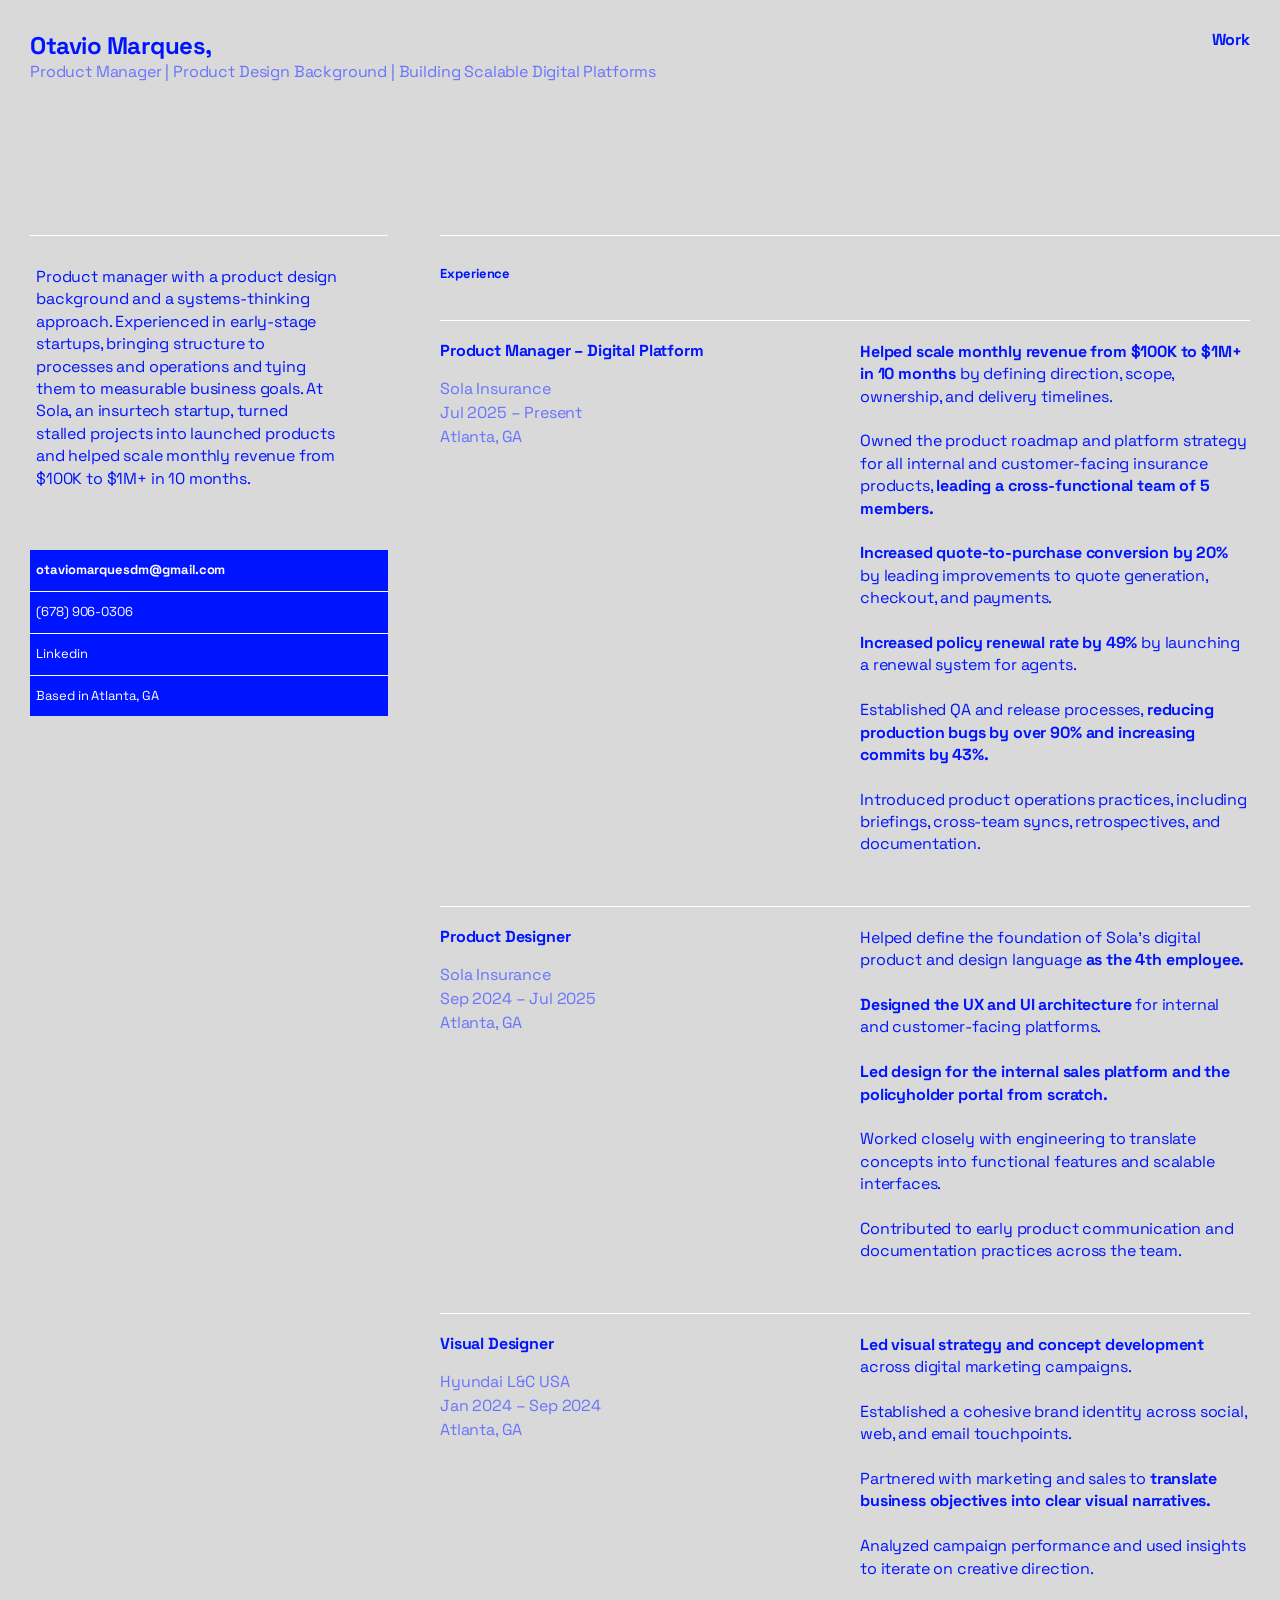
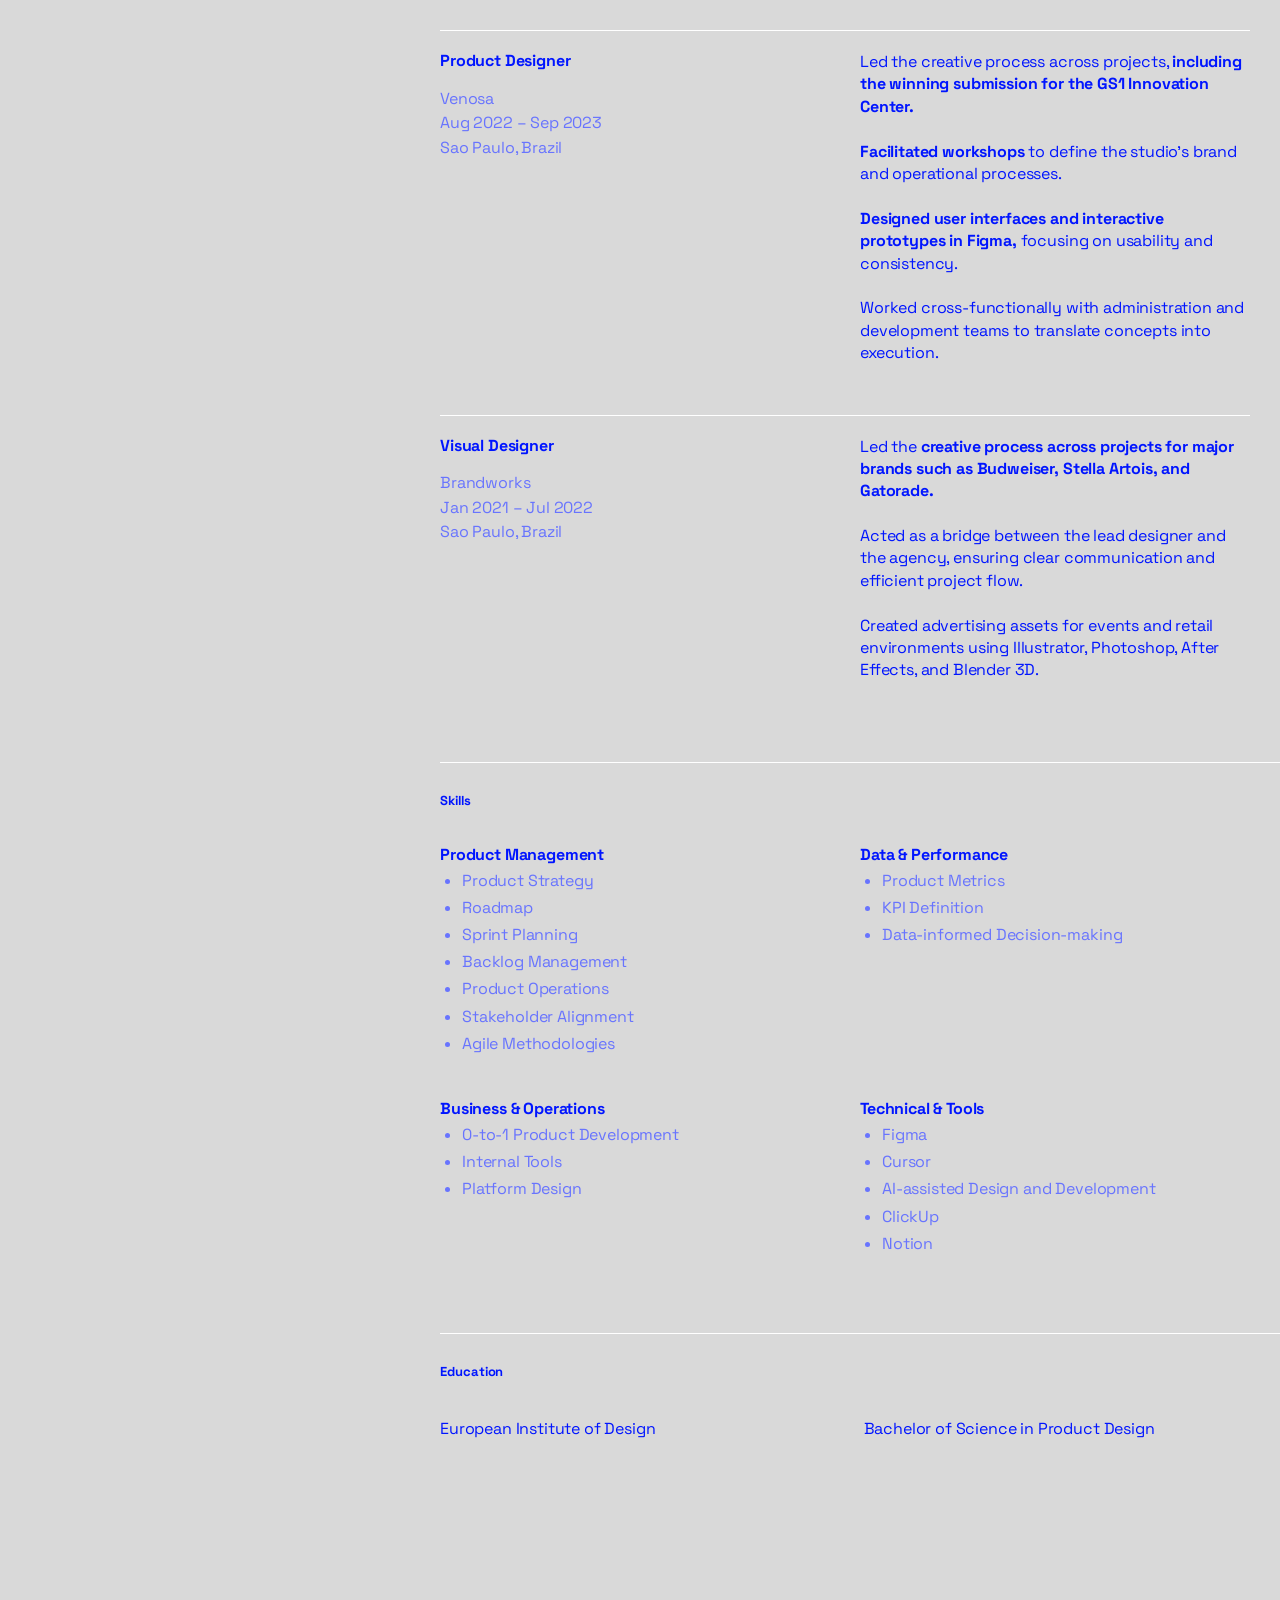
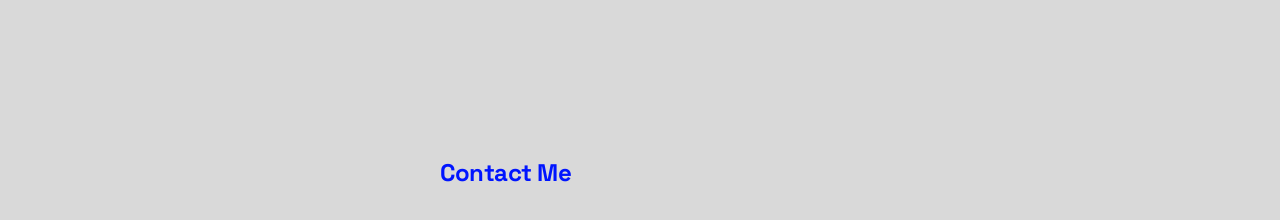
<file: index.html>
<!DOCTYPE html>
<html lang="en">
<head>
  <meta charset="UTF-8" />
  <meta name="viewport" content="width=device-width, initial-scale=1.0" />
  <title>Otavio Marques — Product Manager</title>
  <meta name="description" content="Product Manager with a product design background, building scalable digital platforms." />
  <link rel="preconnect" href="https://fonts.googleapis.com" />
  <link rel="preconnect" href="https://fonts.gstatic.com" crossorigin />
  <link href="https://fonts.googleapis.com/css2?family=Space+Grotesk:wght@400;700&display=swap" rel="stylesheet" />
  <link rel="stylesheet" href="styles.css" />
</head>
<body>

  <header class="site-header" id="top">
    <div>
      <h1 class="site-name">Otavio Marques,</h1>
      <p class="site-role">Product Manager | Product Design Background | Building Scalable Digital Platforms</p>
    </div>
    <nav aria-label="Main">
      <ul class="site-nav">
        <li><a href="work/index.html">Work</a></li>
      </ul>
    </nav>
  </header>

  <div class="layout">

    <aside class="intro">
      <p class="intro-bio">Product manager with a product design background and a systems-thinking approach. Experienced in early-stage startups, bringing structure to processes and operations and tying them to measurable business goals. At Sola, an insurtech startup, turned stalled projects into launched products and helped scale monthly revenue from $100K to $1M+ in 10 months.</p>
      <ul class="contact-list">
        <li class="contact-item">
          <a class="contact-row is-primary" href="mailto:otaviomarquesdm@gmail.com">otaviomarquesdm@gmail.com <span class="contact-arrow" aria-hidden="true">↗</span></a>
        </li>
        <li class="contact-item">
          <a class="contact-row" href="tel:+16789060306">(678) 906-0306 <span class="contact-arrow" aria-hidden="true">↗</span></a>
        </li>
        <li class="contact-item">
          <a class="contact-row" href="https://www.linkedin.com/in/otaviodemendonca/" target="_blank" rel="noopener">Linkedin <span class="contact-arrow" aria-hidden="true">↗</span></a>
        </li>
        <li class="contact-item">
          <span class="contact-row">Based in Atlanta, GA</span>
        </li>
      </ul>
    </aside>

    <main>

      <section class="section" id="experience" aria-labelledby="experience-title">
        <h2 class="section-title" id="experience-title">Experience</h2>
        <div class="jobs">

          <article class="job">
            <div class="job-meta">
              <h3 class="job-title">Product Manager – Digital Platform</h3>
              <div class="job-details">
                <p>Sola Insurance</p>
                <p>Jul 2025 – Present</p>
                <p>Atlanta, GA</p>
              </div>
            </div>
            <div class="job-body">
              <p><strong>Helped scale monthly revenue from $100K to $1M+ in 10 months</strong> by defining direction, scope, ownership, and delivery timelines.</p>
              <p>Owned the product roadmap and platform strategy for all internal and customer-facing insurance products, <strong>leading a cross-functional team of 5 members.</strong></p>
              <p><strong>Increased quote-to-purchase conversion by 20%</strong> by leading improvements to quote generation, checkout, and payments.</p>
              <p><strong>Increased policy renewal rate by 49%</strong> by launching a renewal system for agents.</p>
              <p>Established QA and release processes, <strong>reducing production bugs by over 90% and increasing commits by 43%.</strong></p>
              <p>Introduced product operations practices, including briefings, cross-team syncs, retrospectives, and documentation.</p>
            </div>
          </article>

          <article class="job">
            <div class="job-meta">
              <h3 class="job-title">Product Designer</h3>
              <div class="job-details">
                <p>Sola Insurance</p>
                <p>Sep 2024 – Jul 2025</p>
                <p>Atlanta, GA</p>
              </div>
            </div>
            <div class="job-body">
              <p>Helped define the foundation of Sola’s digital product and design language <strong>as the 4th employee.</strong></p>
              <p><strong>Designed the UX and UI architecture</strong> for internal and customer-facing platforms.</p>
              <p><strong>Led design for the internal sales platform and the policyholder portal from scratch.</strong></p>
              <p>Worked closely with engineering to translate concepts into functional features and scalable interfaces.</p>
              <p>Contributed to early product communication and documentation practices across the team.</p>
            </div>
          </article>

          <article class="job">
            <div class="job-meta">
              <h3 class="job-title">Visual Designer</h3>
              <div class="job-details">
                <p>Hyundai L&amp;C USA</p>
                <p>Jan 2024 – Sep 2024</p>
                <p>Atlanta, GA</p>
              </div>
            </div>
            <div class="job-body">
              <p><strong>Led visual strategy and concept development</strong> across digital marketing campaigns.</p>
              <p>Established a cohesive brand identity across social, web, and email touchpoints.</p>
              <p>Partnered with marketing and sales to <strong>translate business objectives into clear visual narratives.</strong></p>
              <p>Analyzed campaign performance and used insights to iterate on creative direction.</p>
            </div>
          </article>

          <article class="job">
            <div class="job-meta">
              <h3 class="job-title">Product Designer</h3>
              <div class="job-details">
                <p>Venosa</p>
                <p>Aug 2022 – Sep 2023</p>
                <p>Sao Paulo, Brazil</p>
              </div>
            </div>
            <div class="job-body">
              <p>Led the creative process across projects, <strong>including the winning submission for the GS1 Innovation Center.</strong></p>
              <p><strong>Facilitated workshops</strong> to define the studio’s brand and operational processes.</p>
              <p><strong>Designed user interfaces and interactive prototypes in Figma,</strong> focusing on usability and consistency.</p>
              <p>Worked cross-functionally with administration and development teams to translate concepts into execution.</p>
            </div>
          </article>

          <article class="job">
            <div class="job-meta">
              <h3 class="job-title">Visual Designer</h3>
              <div class="job-details">
                <p>Brandworks</p>
                <p>Jan 2021 – Jul 2022</p>
                <p>Sao Paulo, Brazil</p>
              </div>
            </div>
            <div class="job-body">
              <p>Led the <strong>creative process across projects for major brands such as Budweiser, Stella Artois, and Gatorade.</strong></p>
              <p>Acted as a bridge between the lead designer and the agency, ensuring clear communication and efficient project flow.</p>
              <p>Created advertising assets for events and retail environments using Illustrator, Photoshop, After Effects, and Blender 3D.</p>
            </div>
          </article>

        </div>
      </section>

      <section class="section" id="skills" aria-labelledby="skills-title">
        <h2 class="section-title" id="skills-title">Skills</h2>
        <div class="skills">
          <div class="skill-group">
            <h4>Product Management</h4>
            <ul>
              <li>Product Strategy</li>
              <li>Roadmap</li>
              <li>Sprint Planning</li>
              <li>Backlog Management</li>
              <li>Product Operations</li>
              <li>Stakeholder Alignment</li>
              <li>Agile Methodologies</li>
            </ul>
          </div>
          <div class="skill-group">
            <h4>Data &amp; Performance</h4>
            <ul>
              <li>Product Metrics</li>
              <li>KPI Definition</li>
              <li>Data-informed Decision-making</li>
            </ul>
          </div>
          <div class="skill-group">
            <h4>Business &amp; Operations</h4>
            <ul>
              <li>0-to-1 Product Development</li>
              <li>Internal Tools</li>
              <li>Platform Design</li>
            </ul>
          </div>
          <div class="skill-group">
            <h4>Technical &amp; Tools</h4>
            <ul>
              <li>Figma</li>
              <li>Cursor</li>
              <li>AI-assisted Design and Development</li>
              <li>ClickUp</li>
              <li>Notion</li>
            </ul>
          </div>
        </div>
      </section>

      <section class="section" id="education" aria-labelledby="education-title">
        <h2 class="section-title" id="education-title">Education</h2>
        <div class="education">
          <h3>European Institute of Design</h3>
          <p>Bachelor of Science in Product Design</p>
        </div>
      </section>

      <div class="contact-cta">
        <a href="mailto:otaviomarquesdm@gmail.com">Contact Me</a>
      </div>

    </main>
  </div>

</body>
</html>
</file>
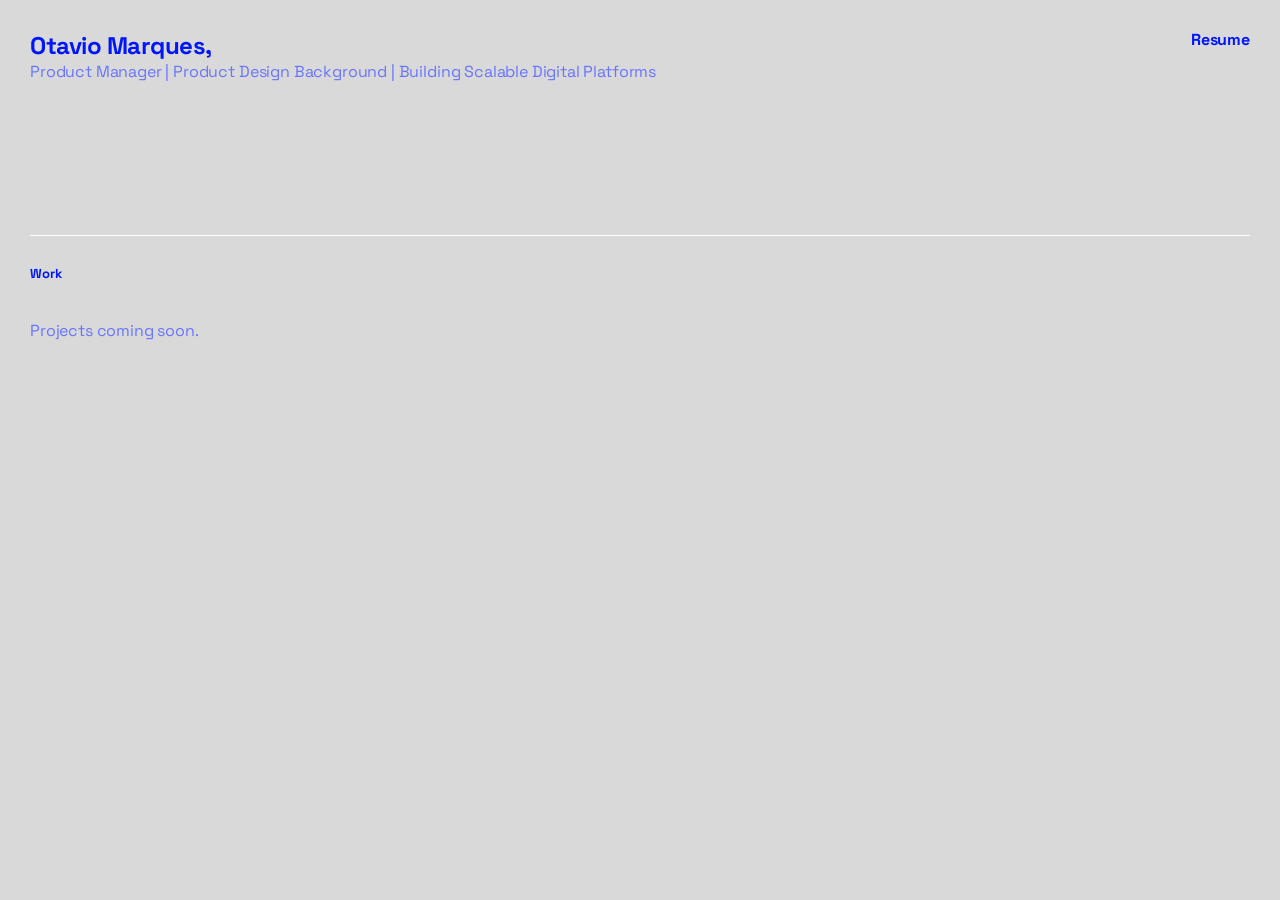
<file: work/index.html>
<!DOCTYPE html>
<html lang="en">
<head>
  <meta charset="UTF-8" />
  <meta name="viewport" content="width=device-width, initial-scale=1.0" />
  <title>Work — Otavio Marques</title>
  <meta name="description" content="Selected projects by Otavio Marques." />
  <link rel="preconnect" href="https://fonts.googleapis.com" />
  <link rel="preconnect" href="https://fonts.gstatic.com" crossorigin />
  <link href="https://fonts.googleapis.com/css2?family=Space+Grotesk:wght@400;700&display=swap" rel="stylesheet" />
  <link rel="stylesheet" href="../styles.css" />
</head>
<body>

  <header class="site-header">
    <div>
      <p class="site-name"><a href="../index.html">Otavio Marques,</a></p>
      <p class="site-role">Product Manager | Product Design Background | Building Scalable Digital Platforms</p>
    </div>
    <nav aria-label="Main">
      <ul class="site-nav">
        <li><a href="../index.html">Resume</a></li>
      </ul>
    </nav>
  </header>

  <main>
    <section class="section work-section" aria-labelledby="work-title">
      <h1 class="section-title" id="work-title">Work</h1>
      <p class="work-empty" id="work-empty">Projects coming soon.</p>
      <div class="project-cards" id="project-cards"></div>
    </section>
  </main>

  <script src="projects.js"></script>
  <script src="work.js"></script>
</body>
</html>
</file>
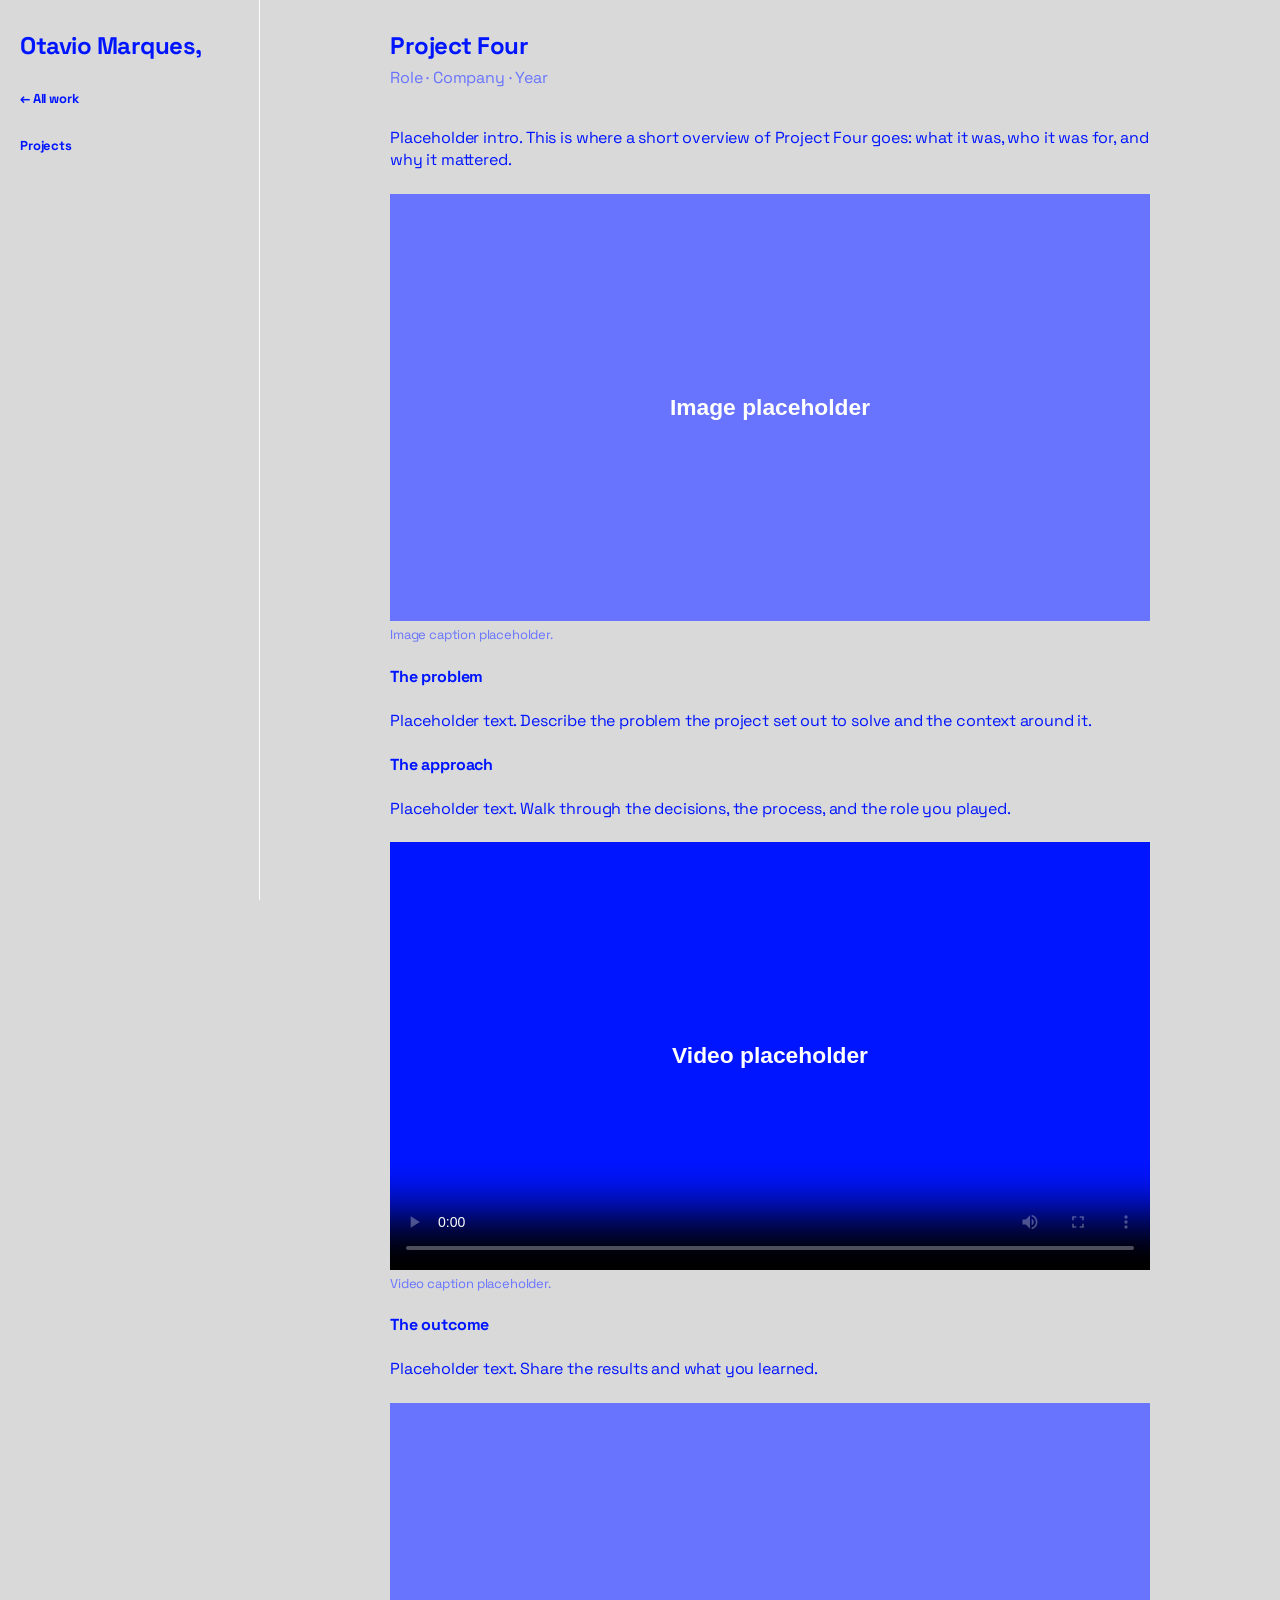
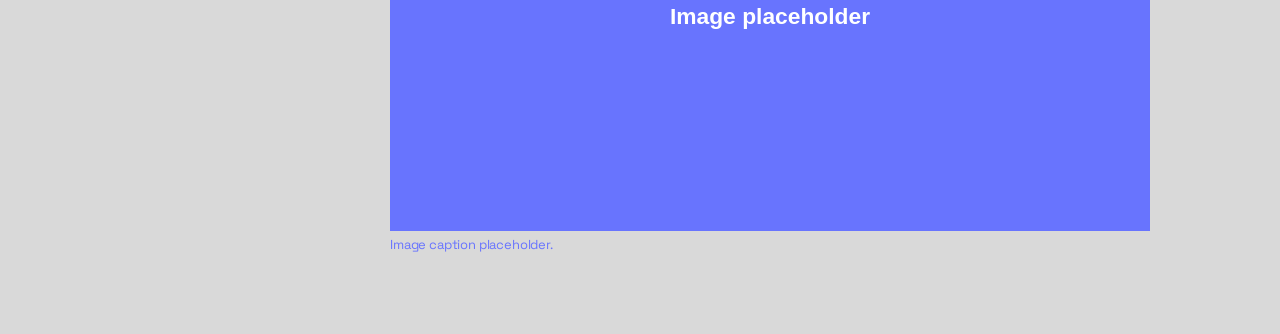
<file: work/project-four/index.html>
<!DOCTYPE html>
<html lang="en">
<head>
  <meta charset="UTF-8" />
  <meta name="viewport" content="width=device-width, initial-scale=1.0" />
  <title>Project Four — Otavio Marques</title>
  <meta name="description" content="Placeholder project page." />
  <link rel="preconnect" href="https://fonts.googleapis.com" />
  <link rel="preconnect" href="https://fonts.gstatic.com" crossorigin />
  <link href="https://fonts.googleapis.com/css2?family=Space+Grotesk:wght@400;700&display=swap" rel="stylesheet" />
  <link rel="stylesheet" href="../../styles.css" />
</head>
<body data-project="project-four">

  <div class="project-page">

    <aside class="project-sidebar">
      <p class="site-name"><a href="../../index.html">Otavio Marques,</a></p>
      <a class="project-sidebar-back" href="../index.html">← All work</a>
      <nav aria-label="Projects">
        <h2 class="project-sidebar-title">Projects</h2>
        <ul class="project-nav-list" id="project-nav"></ul>
      </nav>
    </aside>

    <main class="project-main">
      <article class="project-article">
        <header class="project-header">
          <h1 class="project-title">Project Four</h1>
          <p class="project-meta">Role · Company · Year</p>
        </header>
        <div class="project-body">
          <p>Placeholder intro. This is where a short overview of Project Four goes: what it was, who it was for, and why it mattered.</p>

          <figure>
            <img src="../placeholder-image.svg" alt="Image placeholder" />
            <figcaption>Image caption placeholder.</figcaption>
          </figure>

          <h2>The problem</h2>
          <p>Placeholder text. Describe the problem the project set out to solve and the context around it.</p>

          <h2>The approach</h2>
          <p>Placeholder text. Walk through the decisions, the process, and the role you played.</p>

          <figure>
            <video controls preload="none" poster="../placeholder-video.svg"></video>
            <figcaption>Video caption placeholder.</figcaption>
          </figure>

          <h2>The outcome</h2>
          <p>Placeholder text. Share the results and what you learned.</p>

          <figure>
            <img src="../placeholder-image.svg" alt="Image placeholder" />
            <figcaption>Image caption placeholder.</figcaption>
          </figure>
        </div>
      </article>
    </main>

  </div>

  <script src="../projects.js"></script>
  <script src="../work.js"></script>
</body>
</html>
</file>
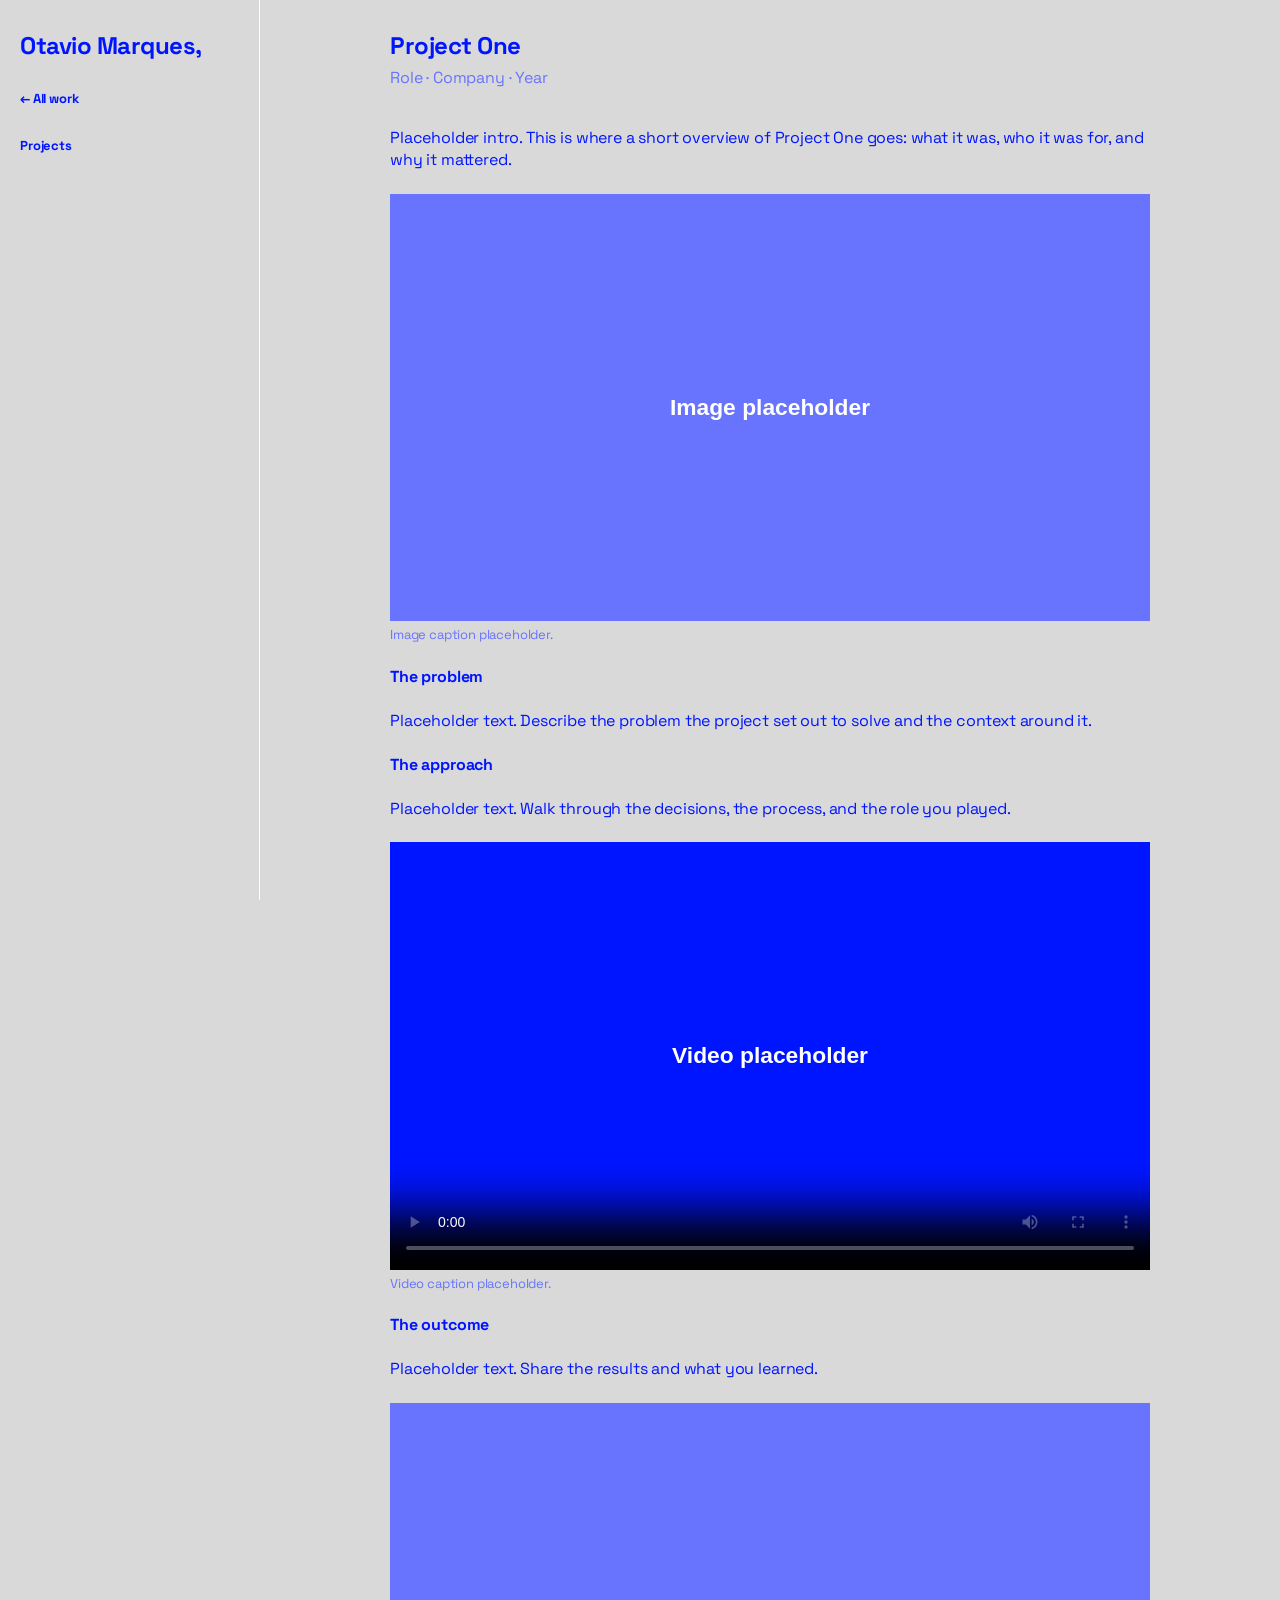
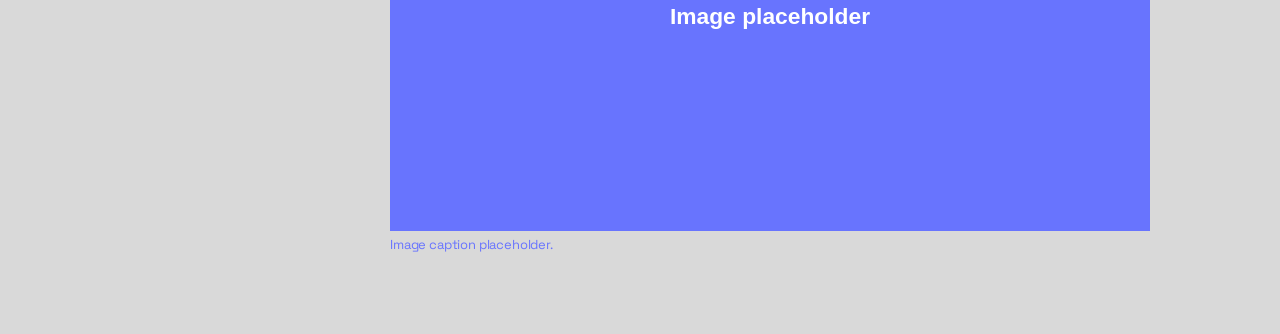
<file: work/project-one/index.html>
<!DOCTYPE html>
<html lang="en">
<head>
  <meta charset="UTF-8" />
  <meta name="viewport" content="width=device-width, initial-scale=1.0" />
  <title>Project One — Otavio Marques</title>
  <meta name="description" content="Placeholder project page." />
  <link rel="preconnect" href="https://fonts.googleapis.com" />
  <link rel="preconnect" href="https://fonts.gstatic.com" crossorigin />
  <link href="https://fonts.googleapis.com/css2?family=Space+Grotesk:wght@400;700&display=swap" rel="stylesheet" />
  <link rel="stylesheet" href="../../styles.css" />
</head>
<body data-project="project-one">

  <div class="project-page">

    <aside class="project-sidebar">
      <p class="site-name"><a href="../../index.html">Otavio Marques,</a></p>
      <a class="project-sidebar-back" href="../index.html">← All work</a>
      <nav aria-label="Projects">
        <h2 class="project-sidebar-title">Projects</h2>
        <ul class="project-nav-list" id="project-nav"></ul>
      </nav>
    </aside>

    <main class="project-main">
      <article class="project-article">
        <header class="project-header">
          <h1 class="project-title">Project One</h1>
          <p class="project-meta">Role · Company · Year</p>
        </header>
        <div class="project-body">
          <p>Placeholder intro. This is where a short overview of Project One goes: what it was, who it was for, and why it mattered.</p>

          <figure>
            <img src="../placeholder-image.svg" alt="Image placeholder" />
            <figcaption>Image caption placeholder.</figcaption>
          </figure>

          <h2>The problem</h2>
          <p>Placeholder text. Describe the problem the project set out to solve and the context around it.</p>

          <h2>The approach</h2>
          <p>Placeholder text. Walk through the decisions, the process, and the role you played.</p>

          <figure>
            <video controls preload="none" poster="../placeholder-video.svg"></video>
            <figcaption>Video caption placeholder.</figcaption>
          </figure>

          <h2>The outcome</h2>
          <p>Placeholder text. Share the results and what you learned.</p>

          <figure>
            <img src="../placeholder-image.svg" alt="Image placeholder" />
            <figcaption>Image caption placeholder.</figcaption>
          </figure>
        </div>
      </article>
    </main>

  </div>

  <script src="../projects.js"></script>
  <script src="../work.js"></script>
</body>
</html>
</file>
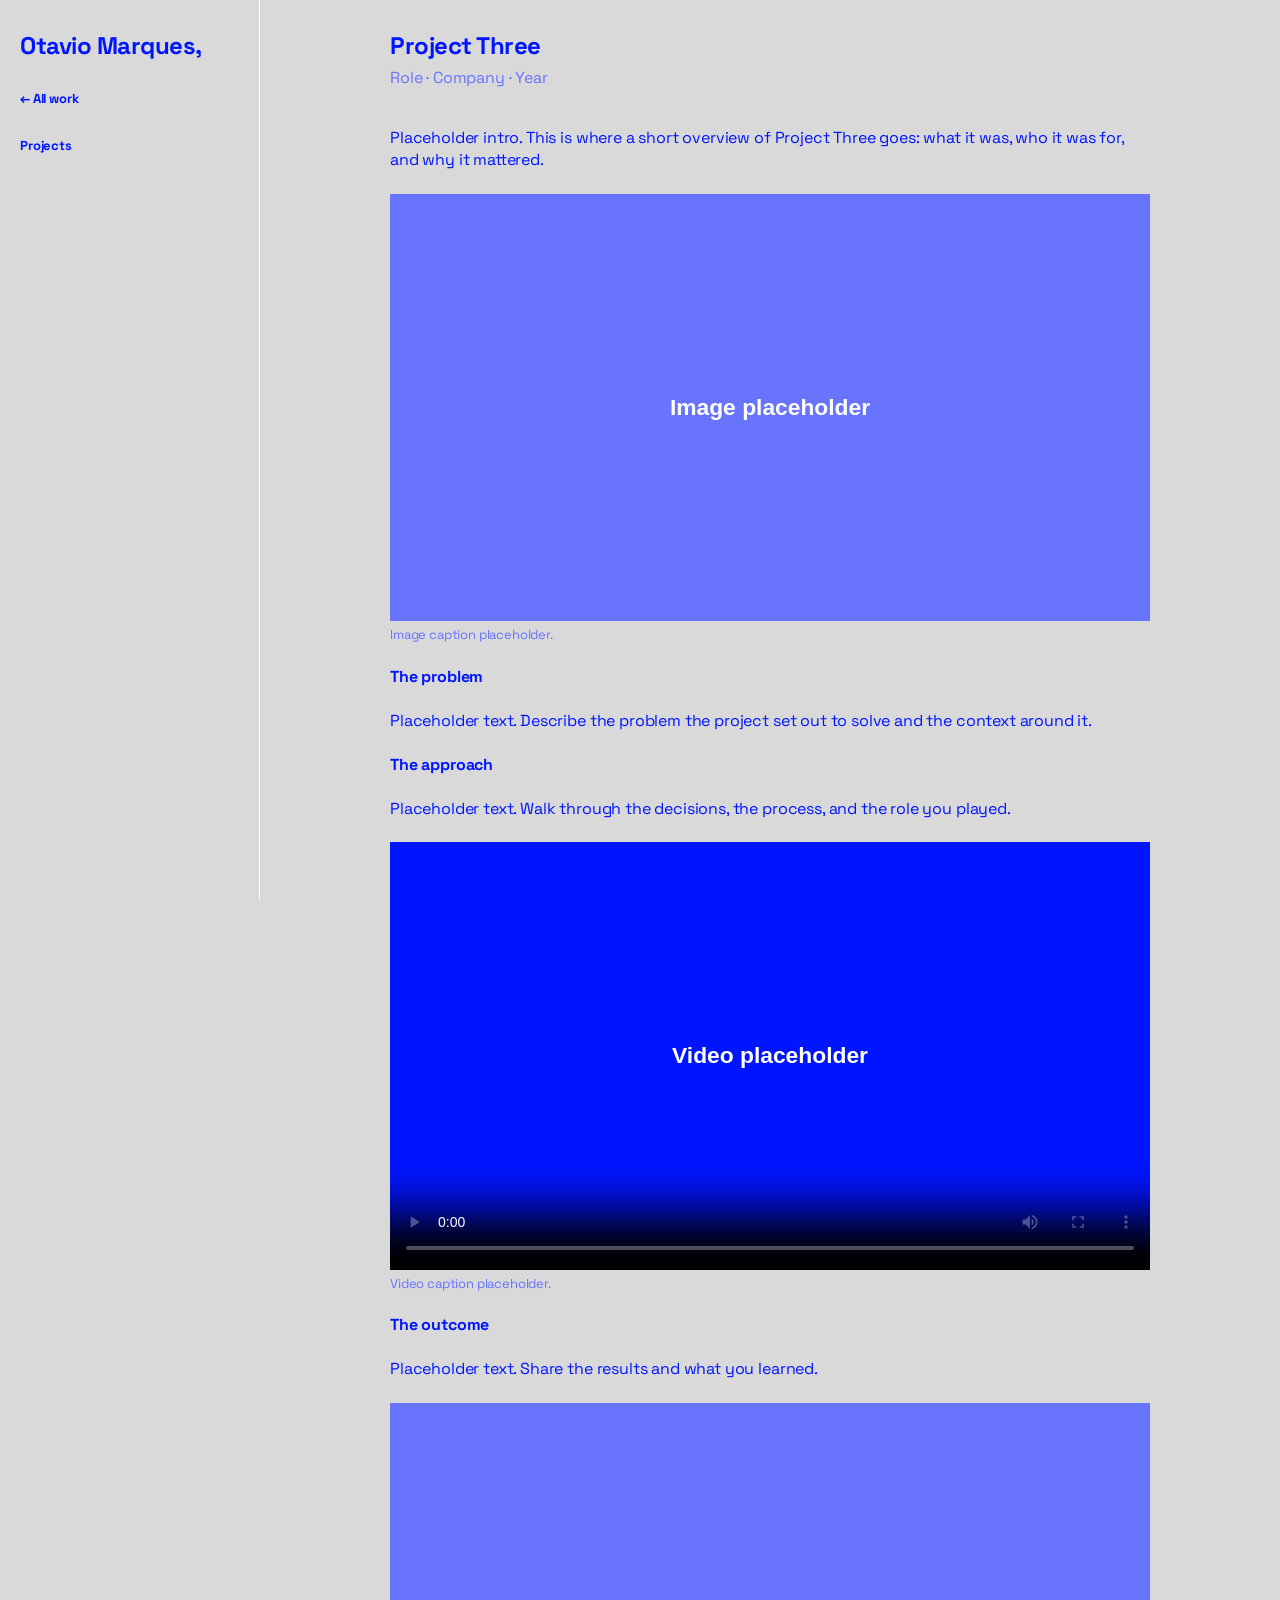
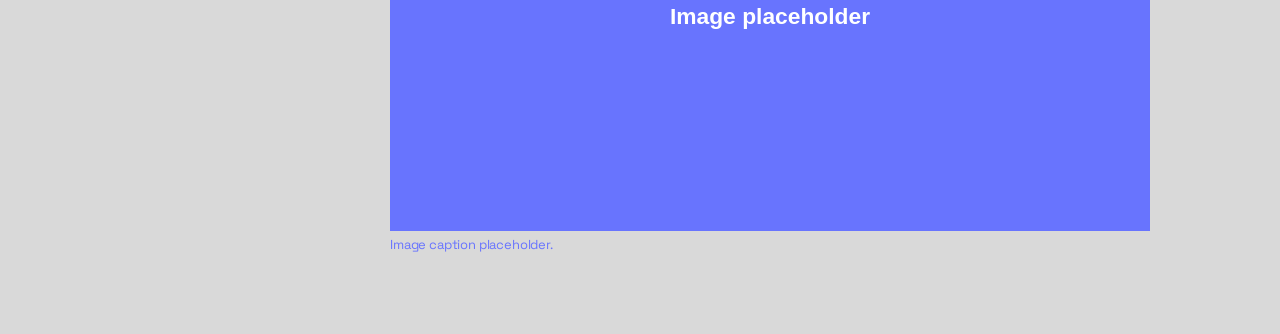
<file: work/project-three/index.html>
<!DOCTYPE html>
<html lang="en">
<head>
  <meta charset="UTF-8" />
  <meta name="viewport" content="width=device-width, initial-scale=1.0" />
  <title>Project Three — Otavio Marques</title>
  <meta name="description" content="Placeholder project page." />
  <link rel="preconnect" href="https://fonts.googleapis.com" />
  <link rel="preconnect" href="https://fonts.gstatic.com" crossorigin />
  <link href="https://fonts.googleapis.com/css2?family=Space+Grotesk:wght@400;700&display=swap" rel="stylesheet" />
  <link rel="stylesheet" href="../../styles.css" />
</head>
<body data-project="project-three">

  <div class="project-page">

    <aside class="project-sidebar">
      <p class="site-name"><a href="../../index.html">Otavio Marques,</a></p>
      <a class="project-sidebar-back" href="../index.html">← All work</a>
      <nav aria-label="Projects">
        <h2 class="project-sidebar-title">Projects</h2>
        <ul class="project-nav-list" id="project-nav"></ul>
      </nav>
    </aside>

    <main class="project-main">
      <article class="project-article">
        <header class="project-header">
          <h1 class="project-title">Project Three</h1>
          <p class="project-meta">Role · Company · Year</p>
        </header>
        <div class="project-body">
          <p>Placeholder intro. This is where a short overview of Project Three goes: what it was, who it was for, and why it mattered.</p>

          <figure>
            <img src="../placeholder-image.svg" alt="Image placeholder" />
            <figcaption>Image caption placeholder.</figcaption>
          </figure>

          <h2>The problem</h2>
          <p>Placeholder text. Describe the problem the project set out to solve and the context around it.</p>

          <h2>The approach</h2>
          <p>Placeholder text. Walk through the decisions, the process, and the role you played.</p>

          <figure>
            <video controls preload="none" poster="../placeholder-video.svg"></video>
            <figcaption>Video caption placeholder.</figcaption>
          </figure>

          <h2>The outcome</h2>
          <p>Placeholder text. Share the results and what you learned.</p>

          <figure>
            <img src="../placeholder-image.svg" alt="Image placeholder" />
            <figcaption>Image caption placeholder.</figcaption>
          </figure>
        </div>
      </article>
    </main>

  </div>

  <script src="../projects.js"></script>
  <script src="../work.js"></script>
</body>
</html>
</file>
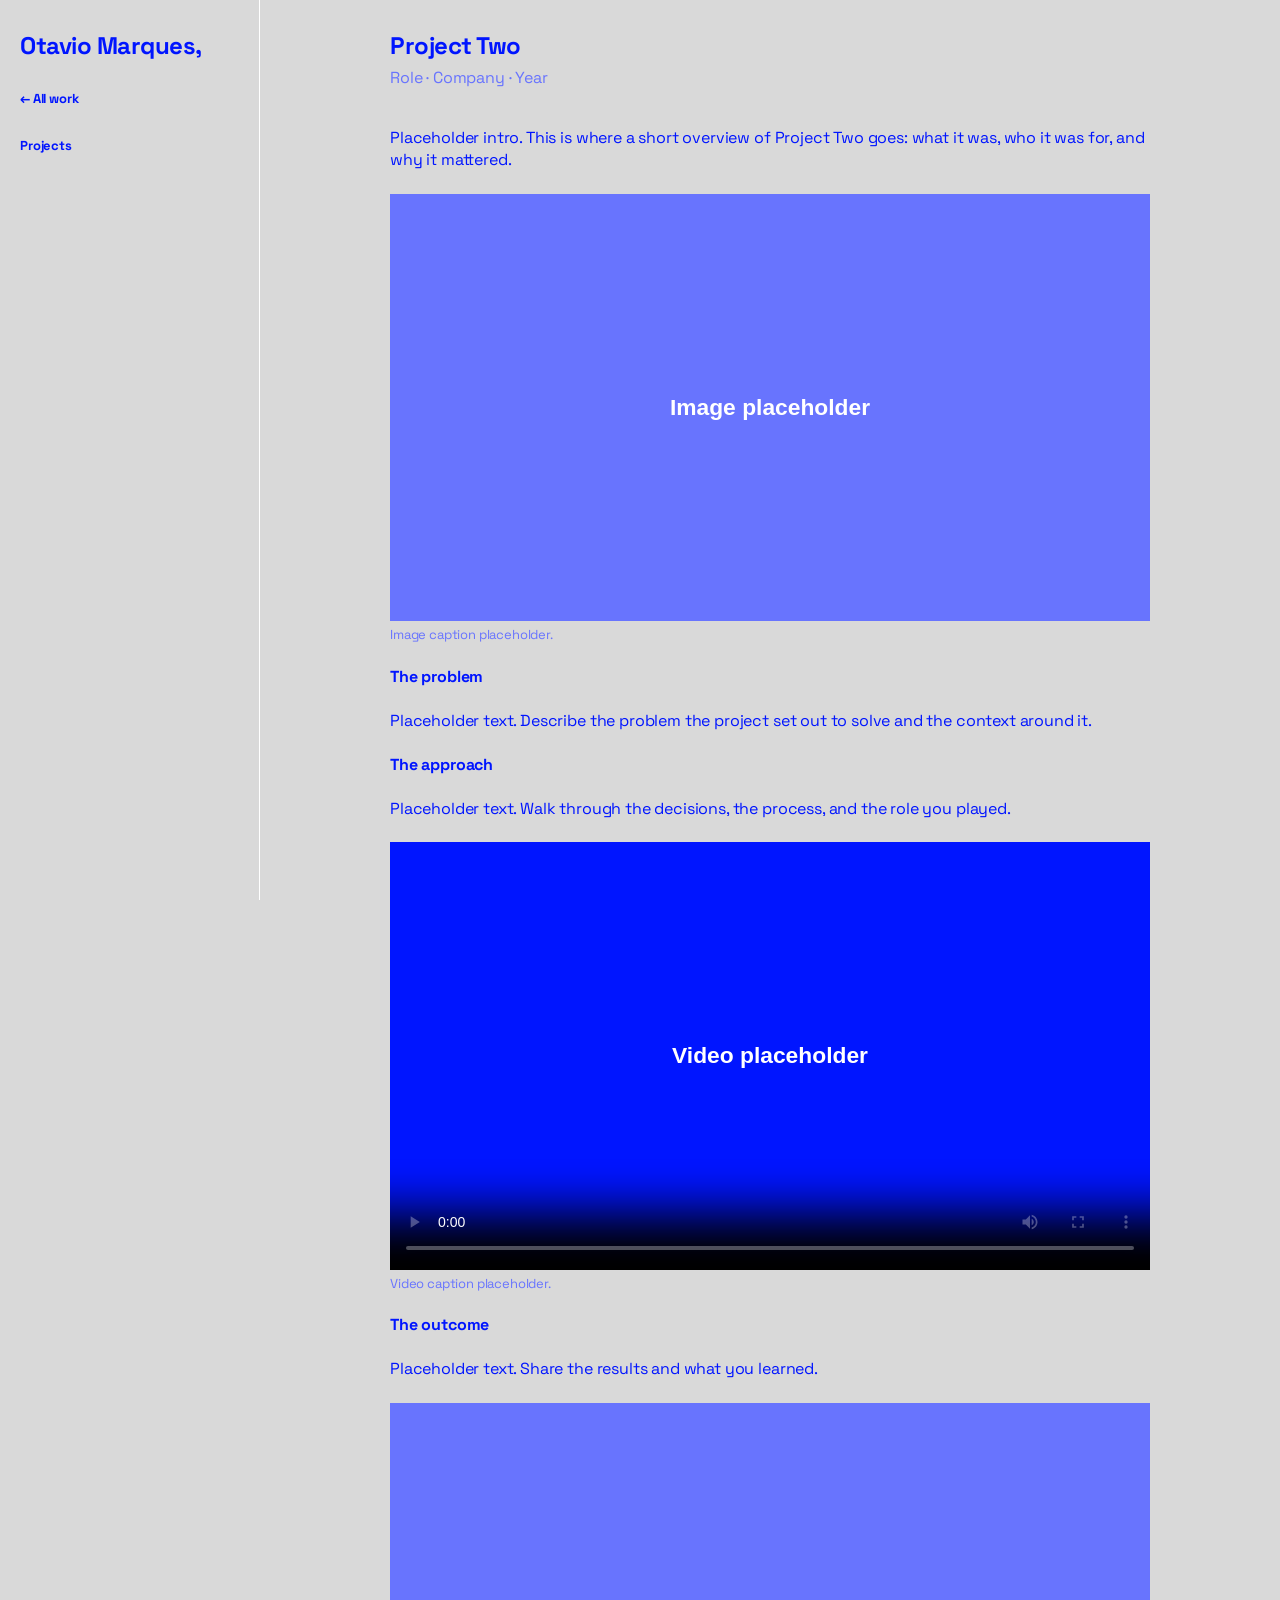
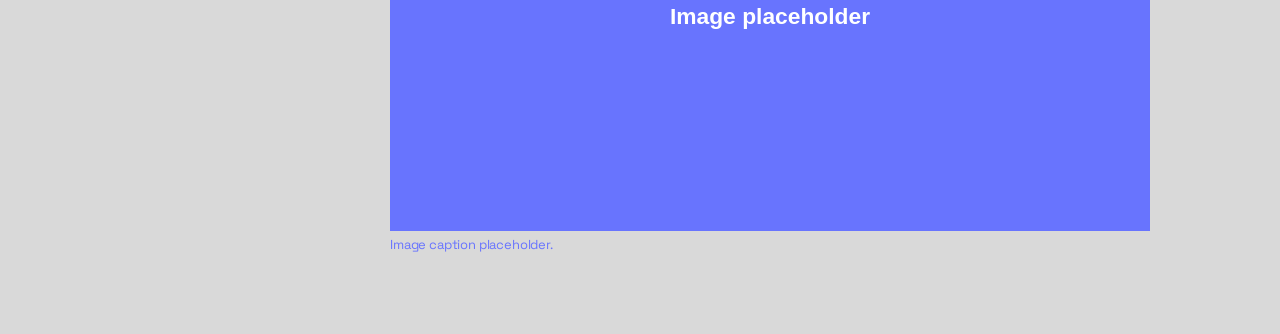
<file: work/project-two/index.html>
<!DOCTYPE html>
<html lang="en">
<head>
  <meta charset="UTF-8" />
  <meta name="viewport" content="width=device-width, initial-scale=1.0" />
  <title>Project Two — Otavio Marques</title>
  <meta name="description" content="Placeholder project page." />
  <link rel="preconnect" href="https://fonts.googleapis.com" />
  <link rel="preconnect" href="https://fonts.gstatic.com" crossorigin />
  <link href="https://fonts.googleapis.com/css2?family=Space+Grotesk:wght@400;700&display=swap" rel="stylesheet" />
  <link rel="stylesheet" href="../../styles.css" />
</head>
<body data-project="project-two">

  <div class="project-page">

    <aside class="project-sidebar">
      <p class="site-name"><a href="../../index.html">Otavio Marques,</a></p>
      <a class="project-sidebar-back" href="../index.html">← All work</a>
      <nav aria-label="Projects">
        <h2 class="project-sidebar-title">Projects</h2>
        <ul class="project-nav-list" id="project-nav"></ul>
      </nav>
    </aside>

    <main class="project-main">
      <article class="project-article">
        <header class="project-header">
          <h1 class="project-title">Project Two</h1>
          <p class="project-meta">Role · Company · Year</p>
        </header>
        <div class="project-body">
          <p>Placeholder intro. This is where a short overview of Project Two goes: what it was, who it was for, and why it mattered.</p>

          <figure>
            <img src="../placeholder-image.svg" alt="Image placeholder" />
            <figcaption>Image caption placeholder.</figcaption>
          </figure>

          <h2>The problem</h2>
          <p>Placeholder text. Describe the problem the project set out to solve and the context around it.</p>

          <h2>The approach</h2>
          <p>Placeholder text. Walk through the decisions, the process, and the role you played.</p>

          <figure>
            <video controls preload="none" poster="../placeholder-video.svg"></video>
            <figcaption>Video caption placeholder.</figcaption>
          </figure>

          <h2>The outcome</h2>
          <p>Placeholder text. Share the results and what you learned.</p>

          <figure>
            <img src="../placeholder-image.svg" alt="Image placeholder" />
            <figcaption>Image caption placeholder.</figcaption>
          </figure>
        </div>
      </article>
    </main>

  </div>

  <script src="../projects.js"></script>
  <script src="../work.js"></script>
</body>
</html>
</file>
<file: styles.css>
*, *::before, *::after { box-sizing: border-box; margin: 0; padding: 0; }
:root {
  --bg: #d9d9d9;
  --accent: #0015ff;
  --text: #0015ff;
  --text-secondary: #6874fe;
  --on-accent: #ffffff;
  --divider: #ffffff;
  --link-hover: #ff0000;
  --font: 'Space Grotesk', sans-serif;
  --page-gutter: 30px;
  --sidebar-width: 260px;
  --hover-fade: 200ms ease-in-out;
  --page-fade: 300ms;
}
html { scroll-behavior: smooth; }
body { background: var(--bg); color: var(--text); font-family: var(--font); font-size: 16px; line-height: 1.4; letter-spacing: -0.01em; }
a { color: inherit; }
a:focus-visible { outline: 2px solid var(--link-hover); outline-offset: 2px; }

/* Transitions */
@view-transition { navigation: auto; }
::view-transition-old(root), ::view-transition-new(root) { animation-duration: var(--page-fade); animation-timing-function: ease-in-out; }
.site-nav a, .project-sidebar-back, .contact-cta a { text-decoration: underline; text-decoration-color: transparent; transition: text-decoration-color var(--hover-fade); }
a.contact-row, .contact-arrow, .project-card, .project-card-summary, .project-nav-list a { transition: background-color var(--hover-fade), color var(--hover-fade); }
@media (prefers-reduced-motion: reduce) {
  html { scroll-behavior: auto; }
  *, *::before, *::after, ::view-transition-group(*), ::view-transition-old(*), ::view-transition-new(*) { animation: none !important; transition: none !important; }
}

/* Header */
.site-header { display: flex; align-items: flex-start; justify-content: space-between; gap: 2rem; min-height: 235px; padding: 30px var(--page-gutter); }
.site-name { font-size: 24px; font-weight: 700; line-height: 1.3; letter-spacing: -0.02em; }
.site-name a { text-decoration: none; }
.site-role { color: var(--text-secondary); }
.site-nav { display: flex; gap: 20px; list-style: none; font-size: 16px; font-weight: 700; line-height: 1.3; }
.site-nav a:hover, .site-nav a[aria-current] { text-decoration-color: currentColor; }

/* Layout */
.layout { display: grid; grid-template-columns: 358px minmax(0, 1fr); column-gap: 52px; padding-left: var(--page-gutter); }

/* Intro */
.intro { position: sticky; top: 30px; max-height: calc(100vh - 60px); overflow-y: auto; border-top: 1px solid var(--divider); padding-top: 30px; align-self: start; }
.intro-bio { max-width: 310px; padding-left: 6px; margin-bottom: 60px; }

/* Contact links */
.contact-list { list-style: none; }
.contact-item { background: var(--accent); color: var(--on-accent); }
.contact-item + .contact-item { border-top: 0.5px solid var(--divider); }
.contact-row { display: flex; align-items: center; gap: 1px; padding: 12px 6px; font-size: 13px; line-height: 1.3; letter-spacing: -0.005em; text-decoration: none; }
.contact-row.is-primary { font-weight: 700; }
.contact-arrow { color: var(--accent); font-size: 10px; }
a.contact-row:hover { background: var(--on-accent); color: var(--link-hover); }
a.contact-row:hover .contact-arrow { color: inherit; }

/* Sections */
.section { border-top: 1px solid var(--divider); display: flex; flex-direction: column; gap: 37px; padding: 30px var(--page-gutter) 80px 0; }
.section-title { font-size: 13px; font-weight: 700; line-height: 1.3; letter-spacing: -0.005em; }

/* Experience */
.jobs { display: flex; flex-direction: column; gap: 50px; }
.job { border-top: 0.5px solid var(--divider); display: flex; gap: 30px; padding-top: 20px; }
.job-meta, .job-body { flex: 1 1 0; min-width: 0; }
.job-title { font-size: 16px; font-weight: 700; line-height: 1.3; letter-spacing: -0.01em; margin-bottom: 16px; }
.job-details { color: var(--text-secondary); display: flex; flex-direction: column; gap: 2px; }
.job-body p + p { margin-top: 1.4em; }

/* Skills */
.skills { display: grid; grid-template-columns: 1fr 1fr; gap: 48px 30px; }
.skill-group h4 { font-size: 16px; font-weight: 700; line-height: 1; margin-bottom: 8px; }
.skill-group ul { color: var(--text-secondary); display: flex; flex-direction: column; gap: 8px; padding-left: 22px; }
.skill-group li { line-height: 1.2; }

/* Education */
.education { display: grid; grid-template-columns: 1fr 1fr; gap: 37px; }
.education h3, .education p { font-size: 16px; font-weight: 400; }

/* Contact */
.contact-cta { display: flex; align-items: flex-end; height: 300px; padding-bottom: 32px; }
.contact-cta a { font-size: 24px; font-weight: 700; line-height: 1.3; letter-spacing: -0.02em; }
.contact-cta a:hover { text-decoration-color: currentColor; }

/* Work page */
.work-section { margin: 0 var(--page-gutter); padding-right: 0; }
.work-empty { color: var(--text-secondary); }
.project-cards { display: grid; grid-template-columns: repeat(auto-fill, minmax(300px, 1fr)); gap: 30px; }
.project-card { display: flex; flex-direction: column; text-decoration: none; }
.project-card-media { aspect-ratio: 16 / 9; background: var(--accent); overflow: hidden; }
.project-card-media img { display: block; width: 100%; height: 100%; object-fit: cover; }
.project-card-body { display: flex; flex-direction: column; gap: 6px; padding: 12px 6px; }
.project-card-title { font-size: 16px; font-weight: 700; line-height: 1.3; }
.project-card-summary { color: var(--text-secondary); }
.project-card:hover { background: var(--on-accent); color: var(--link-hover); }
.project-card:hover .project-card-summary { color: inherit; }

/* Project page */
.project-page { display: grid; grid-template-columns: var(--sidebar-width) minmax(0, 1fr); min-height: 100vh; }
.project-sidebar { position: sticky; top: 0; display: flex; flex-direction: column; gap: 30px; height: 100vh; padding: 30px 20px; overflow-y: auto; border-right: 1px solid var(--divider); }
.project-sidebar-back { font-size: 13px; font-weight: 700; line-height: 1.3; }
.project-sidebar-back:hover { text-decoration-color: currentColor; }
.project-sidebar-title { font-size: 13px; font-weight: 700; line-height: 1.3; margin-bottom: 12px; }
.project-nav-list { display: flex; flex-direction: column; gap: 2px; list-style: none; }
.project-nav-list a { display: block; padding: 8px 6px; font-size: 15px; line-height: 1.3; text-decoration: none; }
.project-nav-list a[aria-current] { background: var(--accent); color: var(--on-accent); }
.project-nav-list a:hover { background: var(--on-accent); color: var(--link-hover); }
.project-main { min-width: 0; padding: 30px var(--page-gutter) 80px; }
.project-article { max-width: 760px; margin: 0 auto; }
.project-header { display: flex; flex-direction: column; gap: 6px; margin-bottom: 37px; }
.project-title { font-size: 24px; font-weight: 700; line-height: 1.3; letter-spacing: -0.02em; }
.project-meta { color: var(--text-secondary); }
.project-body > * + * { margin-top: 1.4em; }
.project-body h2 { font-size: 16px; font-weight: 700; line-height: 1.3; }
.project-body img, .project-body video { display: block; width: 100%; height: auto; }
.project-body figcaption { margin-top: 6px; color: var(--text-secondary); font-size: 13px; line-height: 1.3; }

/* Tablet */
@media (max-width: 1279px) {
  .site-header { min-height: 180px; }
  .layout { display: block; padding: 0 var(--page-gutter); }
  .intro-bio { max-width: 520px; }
  .intro { position: static; max-height: none; overflow-y: visible; margin-bottom: 30px; }
  .section { padding-right: 0; }
  .job { flex-direction: column; }
}

/* Mobile */
@media (max-width: 799px) {
  :root { --page-gutter: 20px; }
  .site-header { min-height: 140px; }
  .job { gap: 20px; }
  .project-page { display: block; }
  .project-sidebar { position: static; gap: 16px; height: auto; padding: 20px var(--page-gutter); border-right: 0; border-bottom: 1px solid var(--divider); }
  .project-nav-list { flex-direction: row; overflow-x: auto; }
  .project-nav-list a { white-space: nowrap; }
}
@media (max-width: 479px) {
  .site-header { flex-direction: column; gap: 12px; }
  .skills, .education { grid-template-columns: 1fr; }
  .education { gap: 4px; }
}
</file>
